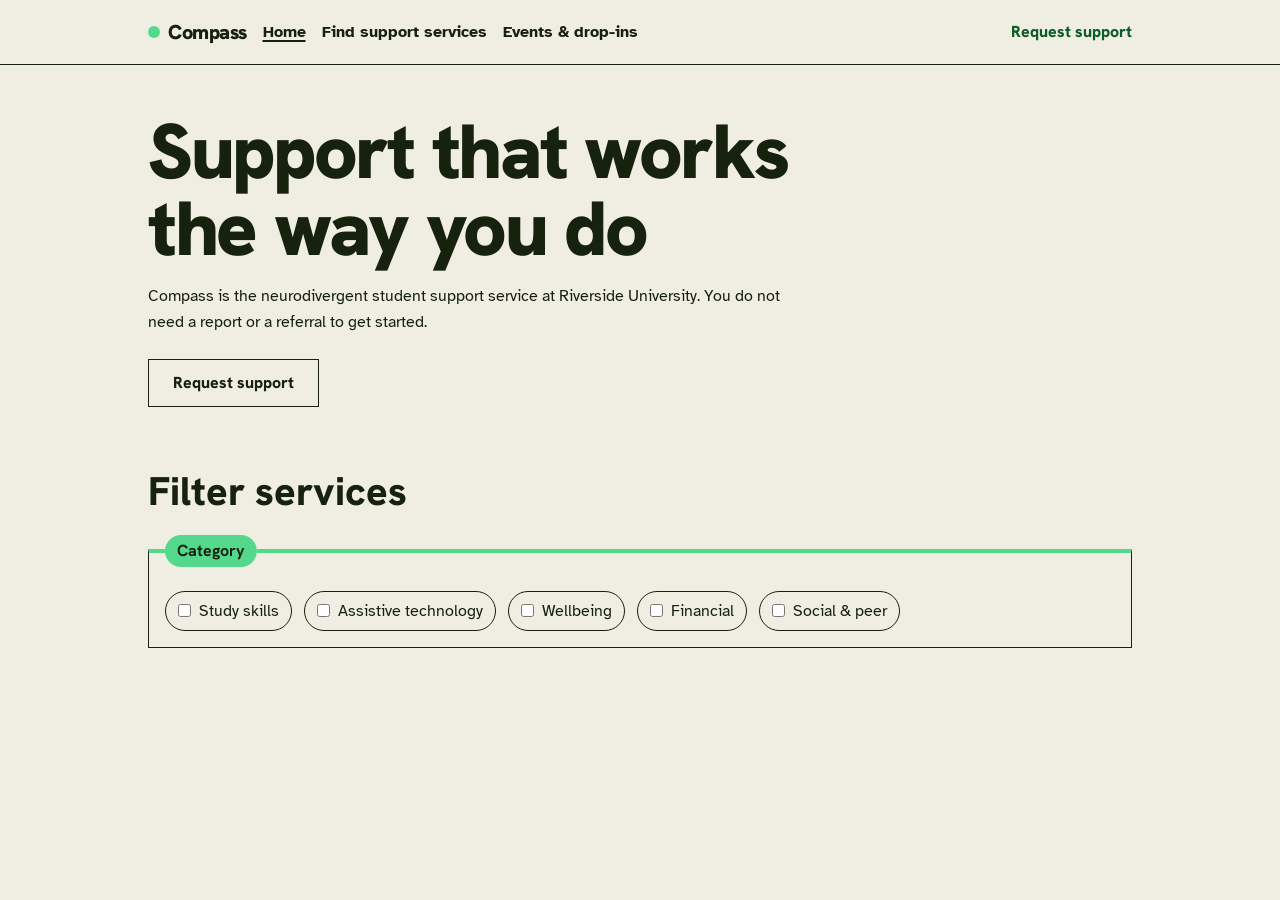
<file: index.html>
<!doctype html>
<html lang="en-IE">
  <head>
    <meta charset="utf-8" />
    <meta name="viewport" content="width=device-width, initial-scale=1" />
    <title>Prep starter: Compass nav, button and category pills</title>
    <link rel="preconnect" href="https://fonts.googleapis.com" />
    <link rel="preconnect" href="https://fonts.gstatic.com" crossorigin />
    <link
      href="https://fonts.googleapis.com/css2?family=Atkinson+Hyperlegible:ital,wght@0,400;0,700;1,400;1,700&family=Hanken+Grotesk:wght@500;700;800;900&display=swap"
      rel="stylesheet"
    />
    <link rel="stylesheet" href="assets/app.css" />
  </head>
  <body class="bg-paper font-sans leading-relaxed text-ink">
    <!-- Prep starter. A small Compass page with three things that need states: the navigation links (Home is the current page), the Request support button, and the category pills. It looks right at rest and reacts to nothing yet. The lesson adds the states, one target at a time. -->
    <header class="border-b-(length:--rule) border-ink bg-paper">
      <div
        class="mx-auto flex max-w-5xl flex-wrap items-center gap-4 px-5 py-4"
      >
        <a
          href="index.html"
          class="flex items-center font-display text-xl font-black tracking-tight text-ink no-underline"
        >
          <span
            aria-hidden="true"
            class="mr-2 size-3 rounded-full bg-green"
          ></span>
          Compass
        </a>
        <nav aria-label="Primary" class="contents">
          <a
            href="index.html"
            aria-current="page"
            class="py-1 text-base font-bold text-ink no-underline hover:underline hover:decoration-green hover:decoration-[0.15em] hover:underline-offset-[0.2em] aria-[current=page]:underline aria-[current=page]:decoration-ink aria-[current=page]:decoration-[0.15em] aria-[current=page]:underline-offset-[0.2em] focus-visible:outline-3 focus-visible:outline-offset-3 focus-visible:outline-link"
            >Home</a
          >
          <a
            href="find-support-services.html"
            class="py-1 text-base font-bold text-ink no-underline hover:underline hover:decoration-green hover:decoration-[0.15em] hover:underline-offset-[0.2em] aria-[current=page]:underline aria-[current=page]:decoration-ink aria-[current=page]:decoration-[0.15em] aria-[current=page]:underline-offset-[0.2em] focus-visible:outline-3 focus-visible:outline-offset-3 focus-visible:outline-link"
            >Find support services</a
          >
          <a
            href="events.html"
            class="py-1 text-base font-bold text-ink no-underline hover:underline hover:decoration-green hover:decoration-[0.15em] hover:underline-offset-[0.2em] aria-[current=page]:underline aria-[current=page]:decoration-ink aria-[current=page]:decoration-[0.15em] aria-[current=page]:underline-offset-[0.2em] focus-visible:outline-3 focus-visible:outline-offset-3 focus-visible:outline-link"
            >Events &amp; drop-ins</a
          >
          <a
            href="request-support.html"
            class="ml-auto py-1 font-display text-base font-extrabold text-link no-underline focus-visible:outline-3 focus-visible:outline-offset-3 focus-visible:outline-link"
            >Request support</a
          >
        </nav>
      </div>
    </header>

    <main class="mx-auto max-w-5xl px-5 py-12">
      <h1
        class="font-display text-display leading-none font-black tracking-[-0.03em] text-balance"
      >
        Support that works the way you do
      </h1>
      <p class="mt-4 max-w-[66ch] text-pretty">
        Compass is the neurodivergent student support service at Riverside
        University. You do not need a report or a referral to get started.
      </p>
      <p class="mt-6">
        <a
          class="inline-block border-(length:--rule) border-ink bg-transparent px-6 py-2.5 font-display font-extrabold text-ink no-underline cursor-pointer transition-colors duration-120 motion-reduce:transition-none hover:border-link hover:bg-ink-deep hover:text-on-dark active:bg-ink focus-visible:outline-3 focus-visible:outline-offset-3 focus-visible:outline-link"
          href="request-support.html"
          >Request support</a
        >
      </p>

      <form
        aria-labelledby="filter-heading"
        method="get"
        action="#"
        class="mt-16"
      >
        <h2
          id="filter-heading"
          class="font-display text-h2 leading-none font-extrabold"
        >
          Filter services
        </h2>
        <fieldset
          class="mt-6 border-(length:--rule) border-t-4 border-ink border-t-green bg-paper px-4 pt-3 pb-4"
        >
          <legend
            class="rounded-full bg-green px-3 py-1 font-display text-base font-bold text-on-light"
          >
            Category
          </legend>
          <div class="mt-3 flex flex-wrap gap-3">
            <label
              class="flex items-center gap-2 rounded-full border-(length:--rule) border-ink bg-paper px-3 py-1.5 font-normal cursor-pointer transition-colors duration-120 motion-reduce:transition-none hover:bg-lime hover:text-on-light has-checked:border-ink-deep has-checked:bg-ink-deep has-checked:text-on-dark"
              ><input
                type="checkbox"
                name="category"
                value="study-skills"
                class="focus-visible:outline-3 focus-visible:outline-offset-3 focus-visible:outline-link"
              />
              Study skills</label
            >
            <label
              class="flex items-center gap-2 rounded-full border-(length:--rule) border-ink bg-paper px-3 py-1.5 font-normal cursor-pointer transition-colors duration-120 motion-reduce:transition-none hover:bg-lime hover:text-on-light has-checked:border-ink-deep has-checked:bg-ink-deep has-checked:text-on-dark"
              ><input
                type="checkbox"
                name="category"
                value="study-skills"
                class="focus-visible:outline-3 focus-visible:outline-offset-3 focus-visible:outline-link"
              />
              Assistive technology</label
            >
            <label
              class="flex items-center gap-2 rounded-full border-(length:--rule) border-ink bg-paper px-3 py-1.5 font-normal cursor-pointer transition-colors duration-120 motion-reduce:transition-none hover:bg-lime hover:text-on-light has-checked:border-ink-deep has-checked:bg-ink-deep has-checked:text-on-dark"
              ><input
                type="checkbox"
                name="category"
                value="study-skills"
                class="focus-visible:outline-3 focus-visible:outline-offset-3 focus-visible:outline-link"
              />
              Wellbeing</label
            >
            <label
              class="flex items-center gap-2 rounded-full border-(length:--rule) border-ink bg-paper px-3 py-1.5 font-normal cursor-pointer transition-colors duration-120 motion-reduce:transition-none hover:bg-lime hover:text-on-light has-checked:border-ink-deep has-checked:bg-ink-deep has-checked:text-on-dark"
              ><input
                type="checkbox"
                name="category"
                value="study-skills"
                class="focus-visible:outline-3 focus-visible:outline-offset-3 focus-visible:outline-link"
              />
              Financial</label
            >
            <label
              class="flex items-center gap-2 rounded-full border-(length:--rule) border-ink bg-paper px-3 py-1.5 font-normal cursor-pointer transition-colors duration-120 motion-reduce:transition-none hover:bg-lime hover:text-on-light has-checked:border-ink-deep has-checked:bg-ink-deep has-checked:text-on-dark"
              ><input
                type="checkbox"
                name="category"
                value="study-skills"
                class="focus-visible:outline-3 focus-visible:outline-offset-3 focus-visible:outline-link"
              />
              Social &amp; peer</label
            >
          </div>
        </fieldset>
      </form>
    </main>
  </body>
</html>
</file>
<file: assets/app.css>
/*! tailwindcss v4.3.3 | MIT License | https://tailwindcss.com */
@layer properties;
@layer theme, base, components, utilities;
@layer theme {
  :root, :host {
    --font-sans: "Atkinson Hyperlegible", system-ui, -apple-system, "Segoe UI", sans-serif;
    --font-mono: ui-monospace, SFMono-Regular, Menlo, Monaco, Consolas, "Liberation Mono",
      "Courier New", monospace;
    --spacing: 0.25rem;
    --container-5xl: 64rem;
    --text-base: 1rem;
    --text-base--line-height: calc(1.5 / 1);
    --text-xl: 1.25rem;
    --text-xl--line-height: calc(1.75 / 1.25);
    --font-weight-normal: 400;
    --font-weight-bold: 700;
    --font-weight-extrabold: 800;
    --font-weight-black: 900;
    --tracking-tight: -0.025em;
    --leading-relaxed: 1.625;
    --radius-lg: 0.5rem;
    --default-transition-duration: 150ms;
    --default-transition-timing-function: cubic-bezier(0.4, 0, 0.2, 1);
    --default-font-family: var(--font-sans);
    --default-mono-font-family: var(--font-mono);
    --font-display: "Hanken Grotesk", ui-sans-serif, system-ui, sans-serif;
    --color-paper: #f0eee3;
    --color-ink: #16220e;
    --color-ink-deep: #0a2107;
    --color-green: #54d98c;
    --color-lime: #d8f16b;
    --color-link: #0b5c2a;
    --color-on-light: #16220e;
    --color-on-dark: #f0eee3;
    --text-display: clamp(2.5rem, 1.6rem + 4vw, 5rem);
    --text-h2: clamp(1.75rem, 1.4rem + 1.6vw, 2.5rem);
  }
}
@layer base {
  *, ::after, ::before, ::backdrop, ::file-selector-button {
    box-sizing: border-box;
    margin: 0;
    padding: 0;
    border: 0 solid;
  }
  html, :host {
    line-height: 1.5;
    -webkit-text-size-adjust: 100%;
    tab-size: 4;
    font-family: var(--default-font-family, -apple-system, BlinkMacSystemFont, "Segoe UI", Roboto, "Helvetica Neue", "Noto Sans", Arial, sans-serif, "Apple Color Emoji", "Segoe UI Emoji", "Segoe UI Symbol", "Noto Color Emoji");
    font-feature-settings: var(--default-font-feature-settings, normal);
    font-variation-settings: var(--default-font-variation-settings, normal);
    -webkit-tap-highlight-color: transparent;
  }
  hr {
    height: 0;
    color: inherit;
    border-top-width: 1px;
  }
  abbr:where([title]) {
    -webkit-text-decoration: underline dotted;
    text-decoration: underline dotted;
  }
  h1, h2, h3, h4, h5, h6 {
    font-size: inherit;
    font-weight: inherit;
  }
  a {
    color: inherit;
    -webkit-text-decoration: inherit;
    text-decoration: inherit;
  }
  b, strong {
    font-weight: bolder;
  }
  code, kbd, samp, pre {
    font-family: var(--default-mono-font-family, ui-monospace, SFMono-Regular, Menlo, Monaco, Consolas, "Liberation Mono", "Courier New", monospace);
    font-feature-settings: var(--default-mono-font-feature-settings, normal);
    font-variation-settings: var(--default-mono-font-variation-settings, normal);
    font-size: 1em;
  }
  small {
    font-size: 80%;
  }
  sub, sup {
    font-size: 75%;
    line-height: 0;
    position: relative;
    vertical-align: baseline;
  }
  sub {
    bottom: -0.25em;
  }
  sup {
    top: -0.5em;
  }
  table {
    text-indent: 0;
    border-color: inherit;
    border-collapse: collapse;
  }
  :-moz-focusring:where(:not(iframe)) {
    outline: auto;
  }
  progress {
    vertical-align: baseline;
  }
  summary {
    display: list-item;
  }
  ol, ul, menu {
    list-style: none;
  }
  img, svg, video, canvas, audio, iframe, embed, object {
    display: block;
    vertical-align: middle;
  }
  img, video {
    max-width: 100%;
    height: auto;
  }
  button, input, select, optgroup, textarea, ::file-selector-button {
    font: inherit;
    font-feature-settings: inherit;
    font-variation-settings: inherit;
    letter-spacing: inherit;
    color: inherit;
    border-radius: 0;
    background-color: transparent;
    opacity: 1;
  }
  :where(select:is([multiple], [size])) optgroup {
    font-weight: bolder;
  }
  :where(select:is([multiple], [size])) optgroup option {
    padding-inline-start: 20px;
  }
  ::file-selector-button {
    margin-inline-end: 4px;
  }
  ::placeholder {
    opacity: 1;
  }
  @supports (not (-webkit-appearance: -apple-pay-button))  or (contain-intrinsic-size: 1px) {
    ::placeholder {
      color: currentcolor;
      @supports (color: color-mix(in lab, red, red)) {
        color: color-mix(in oklab, currentcolor 50%, transparent);
      }
    }
  }
  textarea {
    resize: vertical;
  }
  ::-webkit-search-decoration {
    -webkit-appearance: none;
  }
  ::-webkit-date-and-time-value {
    min-height: 1lh;
    text-align: inherit;
  }
  ::-webkit-datetime-edit {
    display: inline-flex;
  }
  ::-webkit-datetime-edit-fields-wrapper {
    padding: 0;
  }
  ::-webkit-datetime-edit, ::-webkit-datetime-edit-year-field, ::-webkit-datetime-edit-month-field, ::-webkit-datetime-edit-day-field, ::-webkit-datetime-edit-hour-field, ::-webkit-datetime-edit-minute-field, ::-webkit-datetime-edit-second-field, ::-webkit-datetime-edit-millisecond-field, ::-webkit-datetime-edit-meridiem-field {
    padding-block: 0;
  }
  ::-webkit-calendar-picker-indicator {
    line-height: 1;
  }
  :-moz-ui-invalid {
    box-shadow: none;
  }
  button, input:where([type="button"], [type="reset"], [type="submit"]), ::file-selector-button {
    appearance: button;
  }
  ::-webkit-inner-spin-button, ::-webkit-outer-spin-button {
    height: auto;
  }
  [hidden]:where(:not([hidden="until-found"])) {
    display: none !important;
  }
}
@layer utilities {
  .mx-auto {
    margin-inline: auto;
  }
  .mt-3 {
    margin-top: calc(var(--spacing) * 3);
  }
  .mt-4 {
    margin-top: calc(var(--spacing) * 4);
  }
  .mt-6 {
    margin-top: calc(var(--spacing) * 6);
  }
  .mt-16 {
    margin-top: calc(var(--spacing) * 16);
  }
  .mr-2 {
    margin-right: calc(var(--spacing) * 2);
  }
  .ml-auto {
    margin-left: auto;
  }
  .contents {
    display: contents;
  }
  .flex {
    display: flex;
  }
  .inline-block {
    display: inline-block;
  }
  .table {
    display: table;
  }
  .size-3 {
    width: calc(var(--spacing) * 3);
    height: calc(var(--spacing) * 3);
  }
  .max-w-5xl {
    max-width: var(--container-5xl);
  }
  .max-w-\[66ch\] {
    max-width: 66ch;
  }
  .border-collapse {
    border-collapse: collapse;
  }
  .cursor-pointer {
    cursor: pointer;
  }
  .resize {
    resize: both;
  }
  .flex-wrap {
    flex-wrap: wrap;
  }
  .items-center {
    align-items: center;
  }
  .gap-2 {
    gap: calc(var(--spacing) * 2);
  }
  .gap-3 {
    gap: calc(var(--spacing) * 3);
  }
  .gap-4 {
    gap: calc(var(--spacing) * 4);
  }
  .rounded-full {
    border-radius: calc(infinity * 1px);
  }
  .rounded-lg {
    border-radius: var(--radius-lg);
  }
  .border {
    border-style: var(--tw-border-style);
    border-width: 1px;
  }
  .border-\(length\:--rule\) {
    border-style: var(--tw-border-style);
    border-width: var(--rule);
  }
  .border-2 {
    border-style: var(--tw-border-style);
    border-width: 2px;
  }
  .border-t-4 {
    border-top-style: var(--tw-border-style);
    border-top-width: 4px;
  }
  .border-b-\(length\:--rule\) {
    border-bottom-style: var(--tw-border-style);
    border-bottom-width: var(--rule);
  }
  .border-ink {
    border-color: var(--color-ink);
  }
  .border-t-green {
    border-top-color: var(--color-green);
  }
  .bg-green {
    background-color: var(--color-green);
  }
  .bg-paper {
    background-color: var(--color-paper);
  }
  .bg-transparent {
    background-color: transparent;
  }
  .px-3 {
    padding-inline: calc(var(--spacing) * 3);
  }
  .px-4 {
    padding-inline: calc(var(--spacing) * 4);
  }
  .px-5 {
    padding-inline: calc(var(--spacing) * 5);
  }
  .px-6 {
    padding-inline: calc(var(--spacing) * 6);
  }
  .py-1 {
    padding-block: var(--spacing);
  }
  .py-1\.5 {
    padding-block: calc(var(--spacing) * 1.5);
  }
  .py-2 {
    padding-block: calc(var(--spacing) * 2);
  }
  .py-2\.5 {
    padding-block: calc(var(--spacing) * 2.5);
  }
  .py-3 {
    padding-block: calc(var(--spacing) * 3);
  }
  .py-4 {
    padding-block: calc(var(--spacing) * 4);
  }
  .py-12 {
    padding-block: calc(var(--spacing) * 12);
  }
  .pt-3 {
    padding-top: calc(var(--spacing) * 3);
  }
  .pb-4 {
    padding-bottom: calc(var(--spacing) * 4);
  }
  .font-display {
    font-family: var(--font-display);
  }
  .font-sans {
    font-family: var(--font-sans);
  }
  .text-base {
    font-size: var(--text-base);
    line-height: var(--tw-leading, var(--text-base--line-height));
  }
  .text-xl {
    font-size: var(--text-xl);
    line-height: var(--tw-leading, var(--text-xl--line-height));
  }
  .text-display {
    font-size: var(--text-display);
  }
  .text-h2 {
    font-size: var(--text-h2);
  }
  .leading-none {
    --tw-leading: 1;
    line-height: 1;
  }
  .leading-relaxed {
    --tw-leading: var(--leading-relaxed);
    line-height: var(--leading-relaxed);
  }
  .font-black {
    --tw-font-weight: var(--font-weight-black);
    font-weight: var(--font-weight-black);
  }
  .font-bold {
    --tw-font-weight: var(--font-weight-bold);
    font-weight: var(--font-weight-bold);
  }
  .font-extrabold {
    --tw-font-weight: var(--font-weight-extrabold);
    font-weight: var(--font-weight-extrabold);
  }
  .font-normal {
    --tw-font-weight: var(--font-weight-normal);
    font-weight: var(--font-weight-normal);
  }
  .tracking-\[-0\.03em\] {
    --tw-tracking: -0.03em;
    letter-spacing: -0.03em;
  }
  .tracking-tight {
    --tw-tracking: var(--tracking-tight);
    letter-spacing: var(--tracking-tight);
  }
  .text-balance {
    text-wrap: balance;
  }
  .text-pretty {
    text-wrap: pretty;
  }
  .text-wrap {
    text-wrap: wrap;
  }
  .text-ink {
    color: var(--color-ink);
  }
  .text-link {
    color: var(--color-link);
  }
  .text-on-light {
    color: var(--color-on-light);
  }
  .no-underline {
    text-decoration-line: none;
  }
  .underline {
    text-decoration-line: underline;
  }
  .outline {
    outline-style: var(--tw-outline-style);
    outline-width: 1px;
  }
  .transition-colors {
    transition-property: color, background-color, border-color, outline-color, text-decoration-color, fill, stroke, --tw-gradient-from, --tw-gradient-via, --tw-gradient-to;
    transition-timing-function: var(--tw-ease, var(--default-transition-timing-function));
    transition-duration: var(--tw-duration, var(--default-transition-duration));
  }
  .duration-120 {
    --tw-duration: 120ms;
    transition-duration: 120ms;
  }
  @media (hover: hover) {
    .hover\:border-link:hover {
      border-color: var(--color-link);
    }
    .hover\:bg-ink-deep:hover {
      background-color: var(--color-ink-deep);
    }
    .hover\:bg-lime:hover {
      background-color: var(--color-lime);
    }
    .hover\:text-on-dark:hover {
      color: var(--color-on-dark);
    }
    .hover\:text-on-light:hover {
      color: var(--color-on-light);
    }
    .hover\:underline:hover {
      text-decoration-line: underline;
    }
    .hover\:decoration-green:hover {
      text-decoration-color: var(--color-green);
    }
    .hover\:decoration-\[0\.15em\]:hover {
      text-decoration-thickness: 0.15em;
    }
    .hover\:underline-offset-\[0\.2em\]:hover {
      text-underline-offset: 0.2em;
    }
  }
  .focus-visible\:outline-3:focus-visible {
    outline-style: var(--tw-outline-style);
    outline-width: 3px;
  }
  .focus-visible\:outline-offset-3:focus-visible {
    outline-offset: 3px;
  }
  .focus-visible\:outline-link:focus-visible {
    outline-color: var(--color-link);
  }
  .active\:bg-ink:active {
    background-color: var(--color-ink);
  }
  .disabled\:cursor-not-allowed:disabled {
    cursor: not-allowed;
  }
  .disabled\:opacity-50:disabled {
    opacity: 50%;
  }
  .has-checked\:border-ink-deep:has(:checked) {
    border-color: var(--color-ink-deep);
  }
  .has-checked\:bg-ink-deep:has(:checked) {
    background-color: var(--color-ink-deep);
  }
  .has-checked\:text-on-dark:has(:checked) {
    color: var(--color-on-dark);
  }
  .aria-\[current\=page\]\:underline[aria-current="page"] {
    text-decoration-line: underline;
  }
  .aria-\[current\=page\]\:decoration-ink[aria-current="page"] {
    text-decoration-color: var(--color-ink);
  }
  .aria-\[current\=page\]\:decoration-\[0\.15em\][aria-current="page"] {
    text-decoration-thickness: 0.15em;
  }
  .aria-\[current\=page\]\:underline-offset-\[0\.2em\][aria-current="page"] {
    text-underline-offset: 0.2em;
  }
  @media (prefers-reduced-motion: reduce) {
    .motion-reduce\:transition-none {
      transition-property: none;
    }
  }
}
:root {
  --rule: 1.5px;
}
@property --tw-border-style {
  syntax: "*";
  inherits: false;
  initial-value: solid;
}
@property --tw-leading {
  syntax: "*";
  inherits: false;
}
@property --tw-font-weight {
  syntax: "*";
  inherits: false;
}
@property --tw-tracking {
  syntax: "*";
  inherits: false;
}
@property --tw-outline-style {
  syntax: "*";
  inherits: false;
  initial-value: solid;
}
@property --tw-duration {
  syntax: "*";
  inherits: false;
}
@layer properties {
  @supports ((-webkit-hyphens: none) and (not (margin-trim: inline))) or ((-moz-orient: inline) and (not (color:rgb(from red r g b)))) {
    *, ::before, ::after, ::backdrop {
      --tw-border-style: solid;
      --tw-leading: initial;
      --tw-font-weight: initial;
      --tw-tracking: initial;
      --tw-outline-style: solid;
      --tw-duration: initial;
    }
  }
}
</file>
